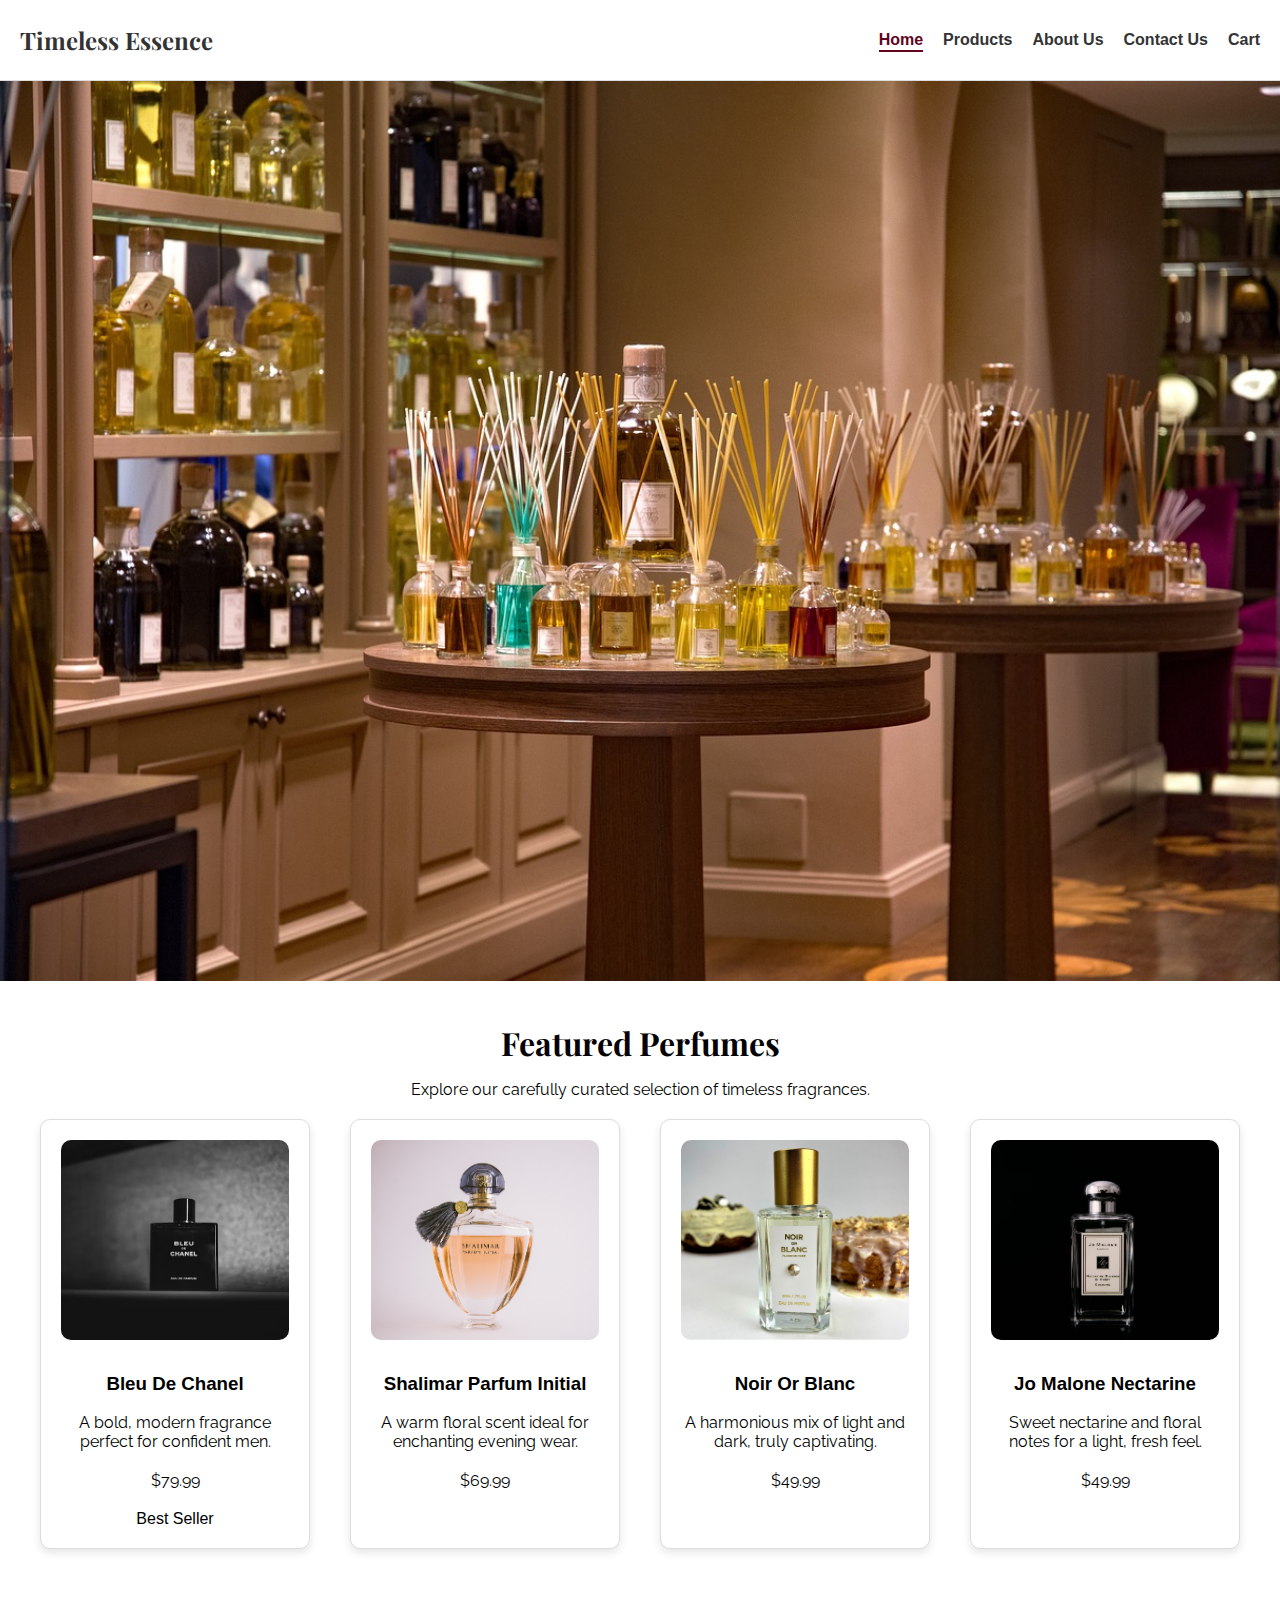
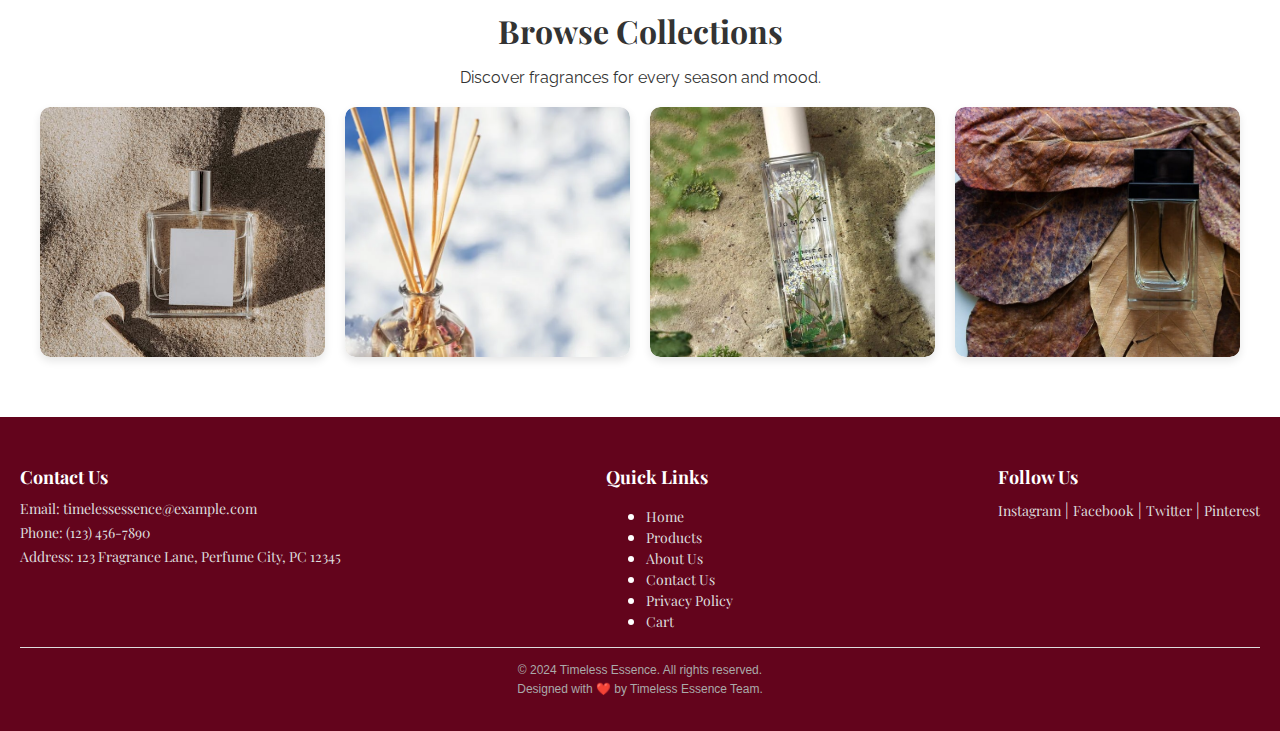
<file: index.html>
<!DOCTYPE html>
<html lang="en">
<head>
    <meta charset="UTF-8">
    <meta name="viewport" content="width=device-width, initial-scale=1.0">
    <title>Home - Timeless Essence</title>
    <link rel="stylesheet" href="styles.css">
    <link href="https://fonts.googleapis.com/css2?family=Playfair+Display:wght@400;700&display=swap" rel="stylesheet">
    <link href="https://fonts.googleapis.com/css2?family=Cormorant+Garamond:wght@400;700&display=swap" rel="stylesheet">
    <link href="https://fonts.googleapis.com/css2?family=Dancing+Script:wght@400;700&display=swap" rel="stylesheet">
    <link href="https://fonts.googleapis.com/css2?family=Raleway:wght@300;400&display=swap" rel="stylesheet">
    <link href="https://fonts.googleapis.com/css2?family=Crimson+Text:wght@400;600&display=swap" rel="stylesheet">
    <link rel="stylesheet" href="https://cdnjs.cloudflare.com/ajax/libs/font-awesome/6.0.0-beta3/css/all.min.css">

    <!-- jQuery for AJAX -->                                                    
    <script src="https://code.jquery.com/jquery-3.6.0.min.js"></script>
</head>
<body class="home-page">

    <!-- Header -->
    <header>
        <div class="logo">Timeless Essence</div>
        <nav>
            <ul>
                <li><a href="home.html" class="active">Home</a></li>
                <li><a href="products.html">Products</a></li>
                <li><a href="about.html">About Us</a></li>
                <li><a href="contact.html">Contact Us</a></li>
                <li><a href="cart.html">Cart</a></li>
            </ul>
        </nav>
    </header>

    <!-- Hero Section -->
    <section class="hero-section">
        <div class="hero-overlay fade-in">
          <h1>We Are Timeless</h1>
          <p>Uncover the essence of elegance with our curated collection of fragrances.</p>
          <button class="cta-button" onclick="window.location.href='products.html'">Shop Now</button>
        </div>
      </section>
      

    <!-- Main Content -->
    <main>
        <!-- Featured Perfumes Section -->
        <section class="products-section">
            <h1 class="dynamic-featured-heading"></h1>
            <p class="dynamic-featured-paragraph"></p>
            <div class="products-grid dynamic-products-grid"></div>
        </section>

        <!-- Collections Section -->
        <section class="collections-section">
            <h1 class="dynamic-collections-heading"></h1>
            <p class="dynamic-collections-paragraph"></p>
            <div class="collections-grid dynamic-collections-grid"></div>
        </section>
    </main>

    <!-- Footer -->
    <footer>
        <div class="footer-content">
            <!-- Contact Information -->
            <div class="footer-contact">
                <h3>Contact Us</h3>
                <p>Email: <a href="mailto:timelessessence@example.com">timelessessence@example.com</a></p>
                <p>Phone: <a href="tel:+1234567890">(123) 456-7890</a></p>
                <p>Address: 123 Fragrance Lane, Perfume City, PC 12345</p>
            </div>

            <!-- Quick Links -->
            <div class="footer-links">
                <h3>Quick Links</h3>
                <ul>
                    <li><a href="index.html">Home</a></li>
                    <li><a href="products.html">Products</a></li>
                    <li><a href="about.html">About Us</a></li>
                    <li><a href="contact.html">Contact Us</a></li>
                    <li><a href="privacy.html">Privacy Policy</a></li>
                    <li><a href="cart.html">Cart</a></li>
                </ul>
            </div>

            <!-- Social Media Links -->
            <div class="footer-social">
                <h3>Follow Us</h3>
                <a href="#" target="_blank">Instagram</a> |
                <a href="#" target="_blank">Facebook</a> |
                <a href="#" target="_blank">Twitter</a> |
                <a href="#" target="_blank">Pinterest</a>
            </div>
        </div>

        <!-- Footer Bottom -->
        <div class="footer-bottom">
            <p>&copy; 2024 Timeless Essence. All rights reserved.</p>
            <p>Designed with ❤️ by Timeless Essence Team.</p>
        </div>
    </footer>

    <!-- Script to load JSON and dynamically create the cards -->
    <script>
        $(document).ready(function(){
            $.ajax({
                url: 'home.json',  // Change this to your actual JSON file path
                dataType: 'json',
                success: function(data) {
                    // 1. FEATURED PERFUMES SECTION
                    $('.dynamic-featured-heading').text(data.featuredPerfumesSection.heading);
                    $('.dynamic-featured-paragraph').text(data.featuredPerfumesSection.paragraph);

                    // Generate product cards
                    var productsHtml = '';
                    data.featuredPerfumesSection.products.forEach(function(product) {
                        productsHtml += `
                            <div class="product-card">
                                <img src="${product.image}" alt="${product.name}">
                                <h3>${product.name}</h3>
                                <p>${product.description}</p>
                                <p class="price">${product.price}</p>
                                ${product.bestSeller ? '<span class="best-seller-badge">Best Seller</span>' : ''}
                            </div>
                        `;
                    });
                    $('.dynamic-products-grid').html(productsHtml);

                    // 2. COLLECTIONS SECTION
                    $('.dynamic-collections-heading').text(data.collectionsSection.heading);
                    $('.dynamic-collections-paragraph').text(data.collectionsSection.paragraph);

                    // Generate collection cards
                    var collectionsHtml = '';
                    data.collectionsSection.collections.forEach(function(collection) {
                        collectionsHtml += `
                            <div class="collection-card">
                                <img class="collection-card" src="${collection.image}" alt="${collection.title}">
                                <h3 class="collection-title">${collection.title}</h3>
                            </div>
                        `;
                    });
                    $('.dynamic-collections-grid').html(collectionsHtml);
                },
                error: function() {
                    console.error('Failed to load JSON data.');
                }
            });
        });
    </script>

</body>
</html>
</file>
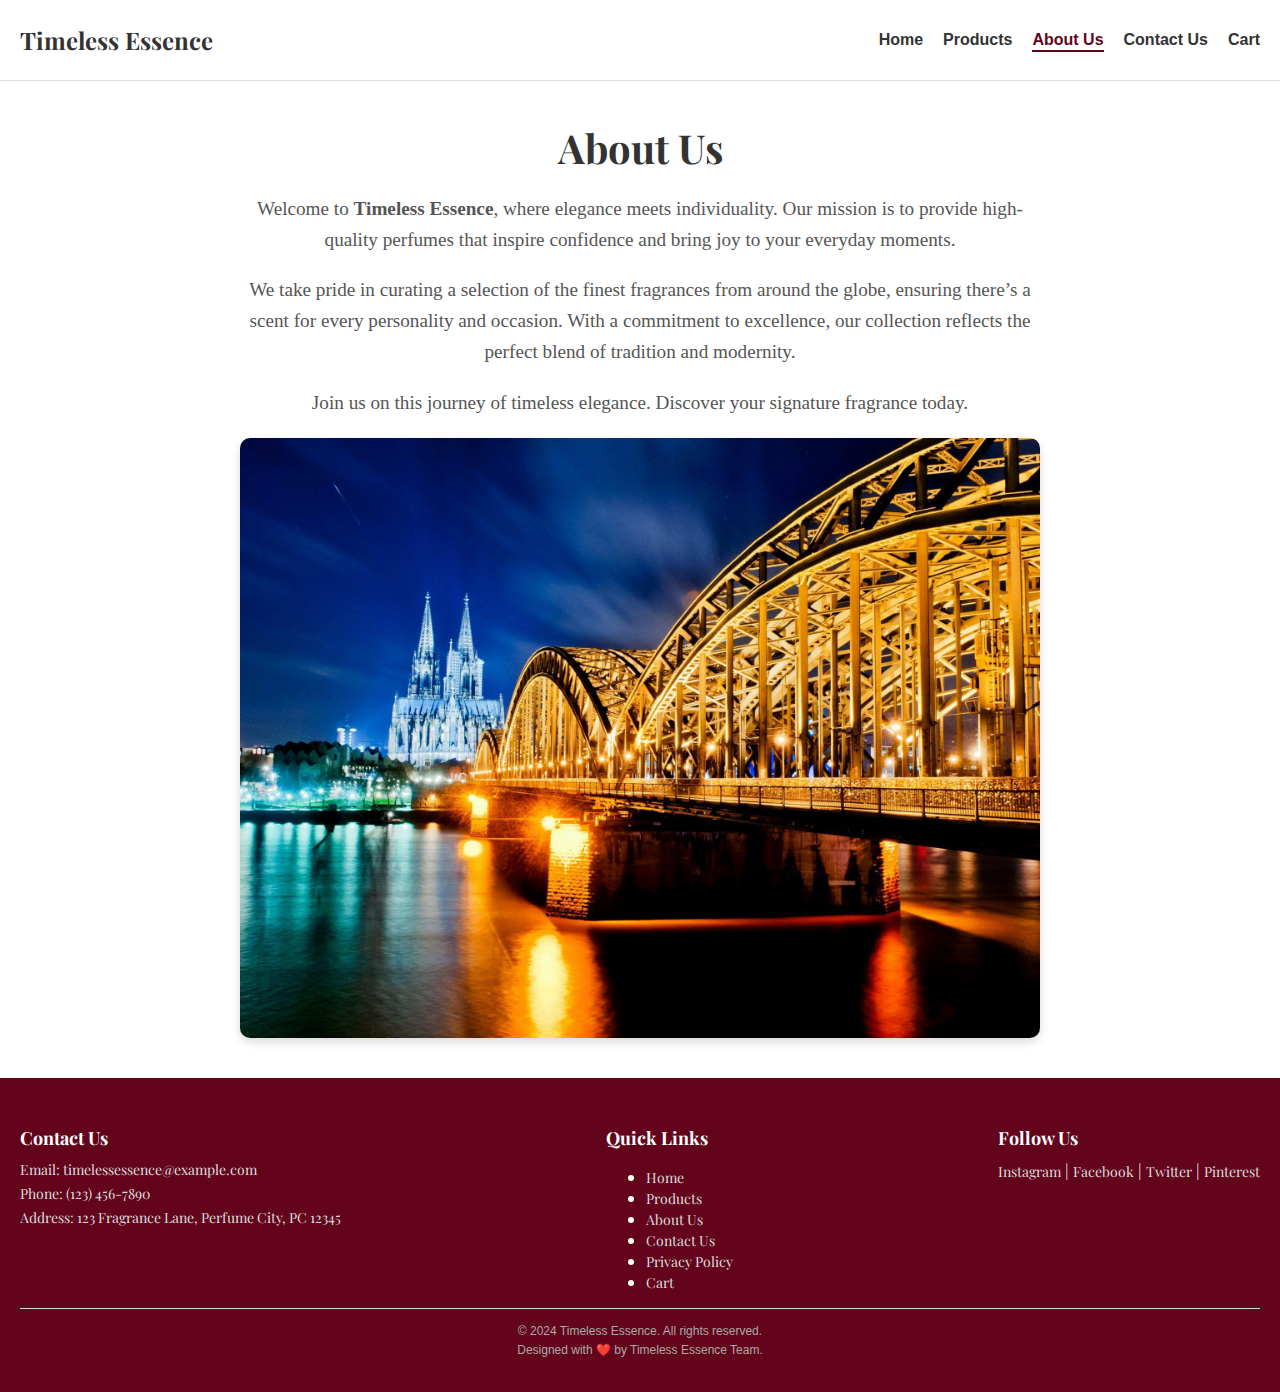
<file: about.html>
<!DOCTYPE html>
<html lang="en">
<head>
  <meta charset="UTF-8">
  <meta name="viewport" content="width=device-width, initial-scale=1.0">
  <title>About Us - Timeless Essence</title>
  <!-- External CSS -->
  <link rel="stylesheet" href="styles.css">
  <!-- Fonts -->
  <link
    href="https://fonts.googleapis.com/css2?family=Playfair+Display:wght@400;700&display=swap"
    rel="stylesheet"
  >
  <link
    href="https://fonts.googleapis.com/css2?family=Raleway:wght@300;400&display=swap"
    rel="stylesheet"
  >
  <link
    href="https://fonts.googleapis.com/css2?family=Dancing+Script:wght@400;700&display=swap"
    rel="stylesheet"
  >
</head>
<body class="about-page">

  <!-- Header (kept the same but you can refine styling in CSS) -->
  <header>
    <div class="logo">Timeless Essence</div>
    <nav>
      <ul>
        <li><a href="home.html">Home</a></li>
        <li><a href="products.html">Products</a></li>
        <li><a href="about.html" class="active">About Us</a></li>
        <li><a href="contact.html">Contact Us</a></li>
        <li><a href="cart.html">Cart</a></li>
      </ul>
    </nav>
  </header>

  <!-- Main Content with Side Image -->
  <main>
    <section class="about-section">
      <h1>About Us</h1>
      <div class="about-content">
        <!-- Text Content -->
        <div class="about-text">
          <p>
            Welcome to <strong>Timeless Essence</strong>, where elegance meets individuality. 
            Our mission is to provide high-quality perfumes that inspire confidence 
            and bring joy to your everyday moments.
          </p>
          <p>
            We take pride in curating a selection of the finest fragrances from 
            around the globe, ensuring there’s a scent for every personality and occasion. 
            With a commitment to excellence, our collection reflects the perfect 
            blend of tradition and modernity.
          </p>
          <p>
            Join us on this journey of timeless elegance. Discover your signature 
            fragrance today.
          </p>
        </div>
        <!-- Side Image -->
        <div class="about-image">
          <!-- Replace 'path/to/your-image.jpg' with your actual image path -->
          <img src="assets/backdrop.jpg" alt="Timeless Essence">
        </div>
      </div>
    </section>
  </main>

  <!-- Footer (kept the same but can be styled nicer in CSS) -->
  <footer>
    <div class="footer-content">
      <!-- Contact Information -->
      <div class="footer-contact">
        <h3>Contact Us</h3>
        <p>Email: <a href="mailto:timelessessence@example.com">timelessessence@example.com</a></p>
        <p>Phone: <a href="tel:+1234567890">(123) 456-7890</a></p>
        <p>Address: 123 Fragrance Lane, Perfume City, PC 12345</p>
      </div>

      <!-- Quick Links -->
      <div class="footer-links">
        <h3>Quick Links</h3>
        <ul>
          <li><a href="index.html">Home</a></li>
          <li><a href="products.html">Products</a></li>
          <li><a href="about.html">About Us</a></li>
          <li><a href="contact.html">Contact Us</a></li>
          <li><a href="privacy.html">Privacy Policy</a></li>
          <li><a href="cart.html">Cart</a></li>
        </ul>
      </div>

      <!-- Social Media Links -->
      <div class="footer-social">
        <h3>Follow Us</h3>
        <a href="#" target="_blank">Instagram</a> |
        <a href="#" target="_blank">Facebook</a> |
        <a href="#" target="_blank">Twitter</a> |
        <a href="#" target="_blank">Pinterest</a>
      </div>
    </div>

    <!-- Footer Bottom -->
    <div class="footer-bottom">
      <p>&copy; 2024 Timeless Essence. All rights reserved.</p>
      <p>Designed with ❤️ by Timeless Essence Team.</p>
    </div>
  </footer>

</body>
</html>
</file>
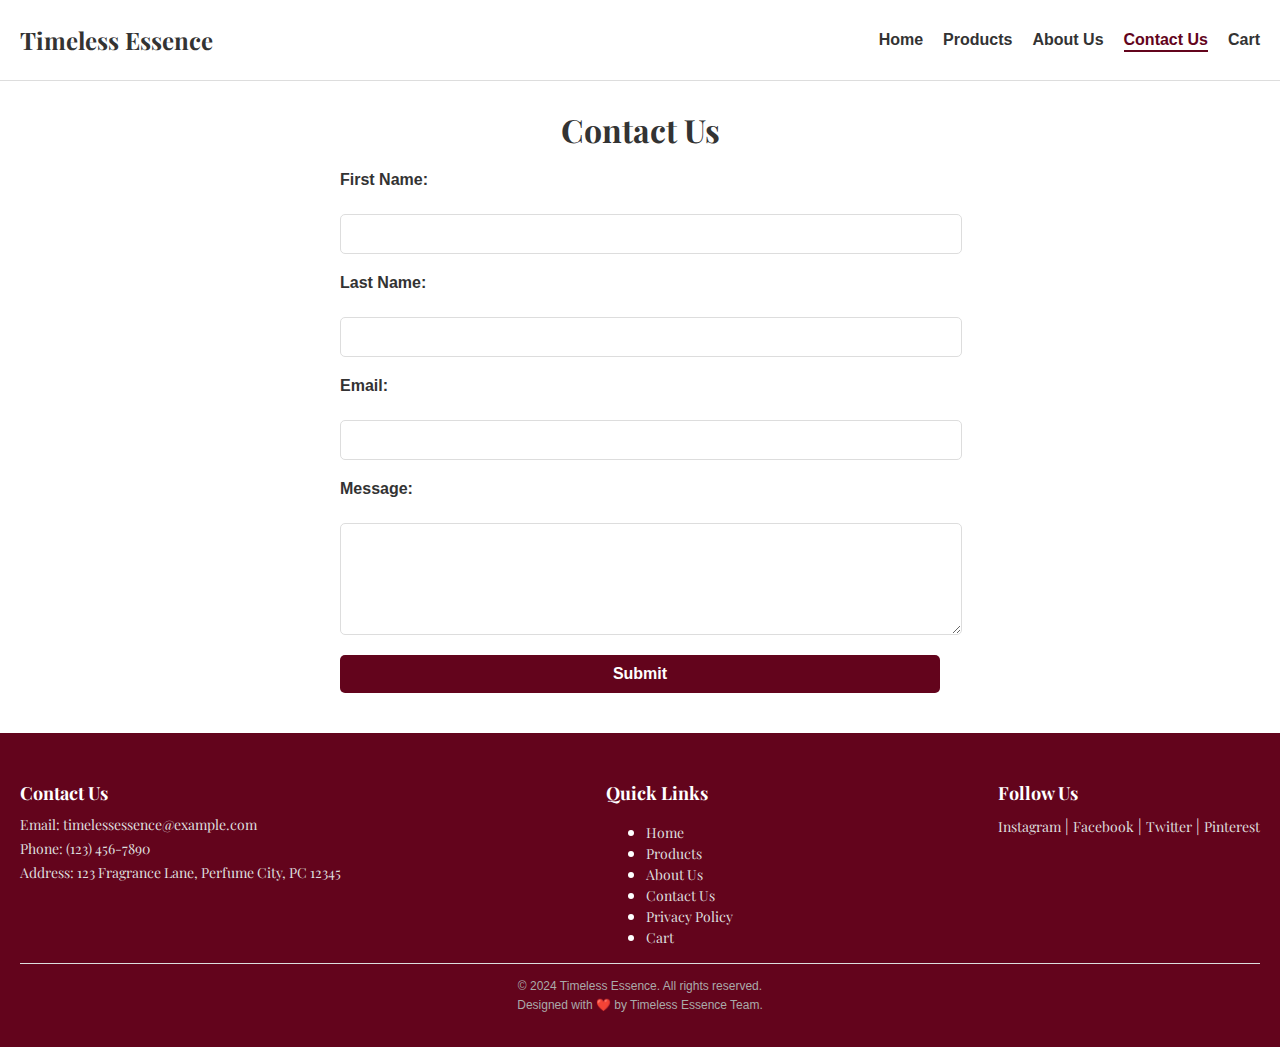
<file: contact.html>
<!DOCTYPE html>
<html lang="en">
<head>
    <meta charset="UTF-8">
    <meta name="viewport" content="width=device-width, initial-scale=1.0">
    <title>Contact Us</title>
    <link rel="stylesheet" href="styles.css">
    <script src="contact.js"></script>
    <link href="https://fonts.googleapis.com/css2?family=Playfair+Display:wght@400;700&display=swap" rel="stylesheet">
    <link href="https://fonts.googleapis.com/css2?family=Cormorant+Garamond:wght@400;700&display=swap" rel="stylesheet">
    <link href="https://fonts.googleapis.com/css2?family=Dancing+Script:wght@400;700&display=swap" rel="stylesheet">
    <link href="https://fonts.googleapis.com/css2?family=Raleway:wght@300;400&display=swap" rel="stylesheet">
    <link href="https://fonts.googleapis.com/css2?family=Crimson+Text:wght@400;600&display=swap" rel="stylesheet">
    <link rel="stylesheet" href="https://cdnjs.cloudflare.com/ajax/libs/font-awesome/6.0.0-beta3/css/all.min.css">
</head>
<body class = "contact-page">
    <!-- Header Section -->
    <header>
       
            <div class="logo">Timeless Essence</div>
            <nav>
                <ul>
                    <li><a href="home.html">Home</a></li>
                    <li><a href="products.html">Products</a></li>
                    <li><a href="about.html">About Us</a></li>
                    <li><a href="contact.html" class="active">Contact Us</a></li>
                    <li><a href="cart.html">Cart</a></li>
                </ul>
            </nav>
        
        
    </header>

    <!-- Contact Form -->
    <main>
        <section id="contact">
            <h2>Contact Us</h2>
            <form id="contact-form">
                <label for="first-name">First Name:</label>
                <input type="text" id="first-name" name="first-name" required>

                <label for="last-name">Last Name:</label>
                <input type="text" id="last-name" name="last-name" required>

                <label for="email">Email:</label>
                <input type="email" id="email" name="email" required>

                <label for="message">Message:</label>
                <textarea id="message" name="message" rows="5" required></textarea>

                <button type="submit">Submit</button>
            </form>
            <p id="confirmation-message" style="display: none; color: green;">Thank you for contacting us!</p>
        </section>
    </main>

    <!-- Footer Section -->
    <footer>
        <div class="footer-content">
            <!-- Contact Information -->
            <div class="footer-contact">
                <h3>Contact Us</h3>
                <p>Email: <a href="mailto:timelessessence@example.com">timelessessence@example.com</a></p>
                <p>Phone: <a href="tel:+1234567890">(123) 456-7890</a></p>
                <p>Address: 123 Fragrance Lane, Perfume City, PC 12345</p>
            </div>
    
            <!-- Quick Links -->
            <div class="footer-links">
                <h3>Quick Links</h3>
                <ul>
                    <li><a href="index.html">Home</a></li>
                    <li><a href="products.html">Products</a></li>
                    <li><a href="about.html">About Us</a></li>
                    <li><a href="contact.html">Contact Us</a></li>
                    <li><a href="privacy.html">Privacy Policy</a></li>
                    <li><a href="cart.html">Cart</a></li>

                </ul>
            </div>
    
            <!-- Social Media Links -->
            <div class="footer-social">
                <h3>Follow Us</h3>
                <a href="#" target="_blank">Instagram</a> |
                <a href="#" target="_blank">Facebook</a> |
                <a href="#" target="_blank">Twitter</a> |
                <a href="#" target="_blank">Pinterest</a>
            </div>
        </div>
    
        <!-- Footer Bottom -->
        <div class="footer-bottom">
            <p>&copy; 2024 Timeless Essence. All rights reserved.</p>
            <p>Designed with ❤️ by Timeless Essence Team.</p>
        </div>
    </footer>

    <script src="contact.js"></script>
</body>
</html>
</file>
<file: styles.css>
body {
    margin: 0;
    padding: 0;
    font-family: Arial, sans-serif;
    color: #333;
}

.product-page {
    background-size: cover;
    background-repeat: no-repeat;
    background-attachment: fixed;
    background-position: center center;
    background-color: white; 
}

/* Header */
header {
    display: flex;
    justify-content: space-between;
    align-items: center;
    padding: 10px 20px;
    background-color: #fff;
    border-bottom: 1px solid #ddd;
}

.logo {
    font-size: 1.5rem;
    font-weight: bold;
    font-family: 'Playfair Display', serif;
}

header nav ul {
    display: flex;
    gap: 20px;
    list-style: none;
    margin: 0;
    padding: 0;
}
/* Navbar Active Link */
nav ul li a.active {
    color:#63041c; /* Highlight color for the active link */
    font-weight: bold; /* Make the active link stand out */
    border-bottom: 2px solid #63041c; /* Optional: Add a bottom border */
    padding-bottom: 2px;
}


header nav ul li a {
    text-decoration: none;
    color: #333;
    font-weight: bold;
}

header nav ul li a:hover {
    color:#63041c;
}

/* Products Section */
.products-section {
    text-align: center;
    margin: 40px 20px;
    color: black;
}

.products-section h1 {
    font-size: 2rem;
    margin-bottom: 10px;
   font-family: Playfair Display, serif;
} 

.products-section p {
    font-size: 1rem;
    margin-bottom: 20px;
    font-family: Raleway, sans-serif;
}

.products-grid {
    display: grid;
    grid-template-columns: repeat(auto-fill, minmax(250px, 1fr));
    gap: 40px;
    max-width: 1200px;
    margin: 0 auto;
}

/* Product Card */
.product-card {
    background-color: #fff;
    border: 1px solid #ddd;
    border-radius: 10px;
    box-shadow: 0 4px 8px rgba(0, 0, 0, 0.1);
    padding: 20px;
    text-align: center;
    transition: transform 0.3s ease, box-shadow 0.3s ease;
}
.product-card:hover {
    transform: scale(1.05); /* Enlarges the entire card slightly on hover */
    box-shadow: 0 10px 20px rgba(0, 0, 0, 0.2); /* Adds a shadow on hover */
}

.product-card img {
    width: 100%; /* Ensures the image spans the full width of its container */
    height: 200px; /* Set a consistent height */
    object-fit: cover; /* Ensures the image is cropped proportionally to fit within the defined size */
    border-radius: 10px; /* Optional: Adds rounded corners */
    margin-bottom: 10px;
    transition: transform 0.3s ease, box-shadow 0.3s ease; /* Adds hover effects */
}



    
   
    


.product-name {
    font-size: 18px;
    font-weight: bold;
    color:black;
    margin-bottom: 5px;
    font-family: Crimson text, sans-serif;
  
}


.product-description {
    font-size: 14px;
    color: black;
    margin-bottom: 10px;
    font-family: Crimson text, sans-serif;
}

.shop-now {
    background-color: #63041c; /* Theme color */
    color: white;
    border: none; /* No border for simplicity */
    padding: 10px 20px; /* Balanced size */
    font-size: 14px;
    font-weight: bold;
    cursor: pointer;
    border-radius: 3px; /* Slightly rounded corners */
    display: inline-flex; /* Aligns text and icon */
    align-items: center; /* Center-aligns icon and text */
    gap: 8px; /* Adds space between icon and text */
    transition: background-color 0.3s ease;
}

.shop-now:hover {
    background-color: #cc0033;}

.shop-now i {
    font-size: 16px; /* Adjust icon size */
}


/* Highlight Best Seller with a Flashy Effect */


/* Flashy Animation */
@keyframes flashy-border {
    0% {
        border-color: #ffcc00;
        box-shadow: 0 0 15px rgba(255, 204, 0, 0.6);
    }
    50% {
        border-color: #63041c;
        box-shadow: 0 0 25px rgba(255, 153, 0, 0.8);
    }
    100% {
        border-color: #ff6600;
        box-shadow: 0 0 30px rgba(255, 102, 0, 1);
    }
}
.best-seller-text {
    font-size: 14px;
    font-weight: bold;
    color: #63041c;
    text-align: center;
    margin-top: 10px;
    animation: flashy-text 1.5s infinite alternate ease-in-out;
}

/* Flashy Text Animation */
@keyframes flashy-text {
    0% {
        color: #ffcc00;
        text-shadow: 0 0 10px rgba(255, 204, 0, 0.6);
    }
    50% {
        color: #63041c;
        text-shadow: 0 0 15px rgba(255, 153, 0, 0.8);
    }
    100% {
        color: #ff6600;
        text-shadow: 0 0 20px rgba(255, 102, 0, 1);
    }
}
/* Footer */
/* Footer */
footer {
    background-color: #63041c;
    color: white;
    padding: 30px 20px;
    margin-top: 40px;
    text-align: left;
    display: flex;
    flex-direction: column; /* Arranges content vertically */
    justify-content: space-between; /* Distributes content evenly */
}

/* Footer Content */
.footer-content {
    display: flex;
    justify-content: space-between;
    align-items: flex-start;
    flex-wrap: wrap;
    text-align: left;
    gap: 20px;
    font-family: Playfair Display, serif;
}

.footer-content h3 {
    margin-bottom: 10px;
    font-size: 18px;
    color: white;
}

.footer-content p,
.footer-content a {
    font-size: 14px;
    margin: 5px 0;
    color: #ddd;
    text-decoration: none;
}

.footer-content a:hover {
    color: #fff;
}

/* Footer Bottom Section */
.footer-bottom {
    text-align: center;
    border-top: 1px solid #ddd;
    padding-top: 10px;
    font-size: 12px;
    color: #aaa;
}

.footer-bottom p {
    margin: 5px 0;
}

 
/* Hero Section */
/* Hero Section */
.hero-section {
    position: relative;
    background-image: url('assets/bckgrnd.jpg'); /* Replace with your hero image path */
    background-size: cover;
    background-position: center;
    height: 100vh; /* Full viewport height */
    display: flex;
    align-items: center;
    justify-content: center;
}

.hero-overlay {
    background: rgba(0, 0, 0, 0.5); /* Dark overlay for better text visibility */
    color: white;
    text-align: center;
    padding: 20px;
    border-radius: 10px;
}

.hero-overlay h1 {
    font-size: 4rem;
    font-family: Playfair Display, serif;
    margin-bottom: 10px;
}

.hero-overlay p {
    font-size: 1.5rem;
    font-family: Raleway, sans-serif;
    margin-bottom: 20px;
}

.cta-button {
    background-color: #63041c;
    color: white;
    border: none;
    padding: 10px 20px;
    font-size: 16px;
    border-radius: 5px;
    cursor: pointer;
    transition: background-color 0.3s;
}

.cta-button:hover {
    background-color: #cc0033;
}
/* Collections Section */
.collections-section {
    text-align: center;
    margin: 60px 20px;
}

.collections-section h1 {
    font-size: 2rem;
    margin-bottom: 10px;
    font-family: Playfair Display, serif;
}

.collections-section p {
    font-size: 1rem;
    margin-bottom: 20px;
    font-family: Raleway, sans-serif;
}

.collections-grid {
    display: grid;
    grid-template-columns: repeat(auto-fit, minmax(250px, 1fr));
    gap: 20px;
    max-width: 1200px;
    margin: 0 auto;
}

.collection-card {
    position: relative;
    border-radius: 10px;
    overflow: hidden;
    height: 250px;
    box-shadow: 0 4px 8px rgba(0, 0, 0, 0.1);
    transition: transform 0.3s ease, box-shadow 0.3s ease;
}

.collection-card img {
    width: 100%;
    height: 100%;
    object-fit: cover;
}

.collection-card:hover {
    transform: scale(1.05);
    box-shadow: 0 10px 20px rgba(0, 0, 0, 0.2);
}
        /* make text visible  */
.collection-title {
    position: absolute;
    top: 50%;
    left: 50%;
    transform: translate(-50%, -50%);
    color: black;
    font-size: 1.5rem;
    font-family: Playfair Display, serif;
    opacity: 0;
    transition: opacity 0.3s ease, transform 0.3s ease;
}

.collection-card:hover + .collection-title {
        opacity: 1;
        transform: translateY(0);
}

.collection-overlay {
    position: absolute;
    top: 0;
    left: 0;
    width: 100%;
    height: 100%;
    background: rgba(0, 0, 0, 0.5);
    display: flex;
    align-items: center;
    justify-content: center;
    color: white;
    font-size: 1.5rem;
    font-family: Playfair Display, serif;
    opacity: 0;
    transition: opacity 0.3s ease;
}

.collection-card:hover .collection-overlay {
    opacity: 1;
}
.about-section {
    text-align: center;
    margin: 40px auto;
    max-width: 800px;
    font-family: Cormorant Garamond, serif;
}

.about-section h1 {
    font-size: 2.5rem;
    margin-bottom: 20px;
    font-family: Playfair Display, serif;
}

.about-section p {
    font-size: 1.2rem;
    line-height: 1.6;
    color: #555;
    margin-bottom: 20px;
    
}
nav ul li a.active {
    color: #63041c;
    font-weight: bold;
    border-bottom: 2px solid #63041c;
    padding-bottom: 2px;
}

/* General Styles */
body {
    width: 100%;
    margin: 0;
    padding: 0;
    color: #333;
    
}

.contact-page {
    background-color: white;
    min-height: 100vh;
    display: flex;
    flex-direction: column;
}

/* Header */
header {
    display: flex;
    justify-content: space-between;
    align-items: center;
    padding: 10px 20px;
    background-color: #fff;
    border-bottom: 1px solid #ddd;
}


header nav ul {
    display: flex;
    gap: 20px;
    list-style: none;
    margin: 0;
    padding: 0;
}

header nav ul li a {
    text-decoration: none;
    color: #333;
    font-weight: bold;
    transition: color 0.3s ease;
}

header nav ul li a.active {
    color:#63041c; /* Highlight active link */
    font-weight: bold;
    border-bottom: 2px solid #63041c;
    padding-bottom: 2px;
}

header nav ul li a:hover {
    color: #63041c;
}

/* Main Content */
main {
    flex: 1;
   
}

#contact h2 {
    font-size: 2rem;
    margin-bottom: 20px;
    font-family: Playfair Display, serif;
    text-align: center;
}

#contact-form {
    max-width: 600px;
    margin: 0 auto;
    display: flex;
    flex-direction: column;
    gap: 20px;
}

#contact-form label {
    font-size: 1rem;
    font-weight: bold;
    margin-bottom: 5px;
}

#contact-form input,
#contact-form textarea {
    width: 100%;
    padding: 10px;
    font-size: 1rem;
    border: 1px solid #ddd;
    border-radius: 5px;
    transition: border-color 0.3s ease, box-shadow 0.3s ease;
}

#contact-form input:focus,
#contact-form textarea:focus {
    border-color: #63041c;
    box-shadow: 0 0 5px rgba(255, 51, 102, 0.5);
}

#contact-form button {
    background-color: #63041c;
    color: white;
    border: none;
    padding: 10px 20px;
    font-size: 1rem;
    font-weight: bold;
    cursor: pointer;
    border-radius: 5px;
    transition: background-color 0.3s ease;
}

#contact-form button:hover {
    background-color: #cc0033;
}

#confirmation-message {
    text-align: center;
    font-size: 1rem;
    margin-top: 20px;
}

/* Footer */
/* Header */
header {
    display: flex;
    justify-content: space-between;
    align-items: center;
    padding: 10px 20px; /* Ensures consistent padding */
    background-color: #fff;
    border-bottom: 1px solid #ddd;
    height: 60px; /* Set a consistent height for the header */
}


header nav ul {
    display: flex;
    gap: 20px;
    list-style: none;
    margin: 0;
    padding: 0;
}

header nav ul li a {
    text-decoration: none;
    color: #333;
    font-weight: bold;
    line-height: 1; /* Align links with the header height */
    padding: 10px 0; /* Add consistent vertical padding */
    transition: color 0.3s ease;
}

header nav ul li a.active {
    color: #63041c;
    font-weight: bold;
    border-bottom: 2px solid #63041c;
    padding-bottom: 2px;
}

header nav ul li a:hover {
    color: #63041c;
}
/* General Styles for Cart Page */
/* Cart Page Styles */
.cart-page {
    background-color: #f9f9f9;
}

.cart-container {
    max-width: 1200px;
    margin: 40px auto;
    padding: 20px;
    background: white;
    border-radius: 10px;
    box-shadow: 0 4px 8px rgba(0, 0, 0, 0.1);
}

.cart-container h1 {
    font-size: 2rem;
    margin-bottom: 20px;
    text-align: center;
    font-family: 'Playfair Display', serif;
}

.cart-items {
    display: flex;
    flex-direction: column;
    gap: 20px;
    margin-bottom: 30px;
}

.cart-item {
    display: flex;
    align-items: center;
    gap: 20px;
    border-bottom: 1px solid #ddd;
    padding-bottom: 10px;
}

.cart-item img {
    width: 100px;
    height: 100px;
    object-fit: cover;
    border-radius: 10px;
}

.cart-details {
    flex: 1;
}

.cart-details h3 {
    font-size: 1.2rem;
    margin-bottom: 5px;
    font-family: 'Raleway', sans-serif;
}

.cart-details p {
    margin-bottom: 10px;
    font-size: 1rem;
    font-weight: bold;
    color: #333;
}

.cart-details label {
    font-size: 0.9rem;
    color: #555;
}

.cart-details input[type="number"] {
    width: 60px;
    padding: 5px;
    font-size: 1rem;
    border: 1px solid #ddd;
    border-radius: 5px;
}

.cart-summary {
    text-align: center;
    margin-top: 20px;
    padding: 20px;
    background: #f8f8f8;
    border-radius: 10px;
}

.cart-summary h2 {
    font-size: 1.5rem;
    margin-bottom: 15px;
}

.cart-summary p {
    font-size: 1rem;
    margin-bottom: 10px;
}

.cart-summary strong {
    font-size: 1.2rem;
    color: #333;
}

.checkout-btn {
    background-color: #63041c;
    color: white;
    border: none;
    padding: 10px 20px;
    font-size: 16px;
    border-radius: 5px;
    cursor: pointer;
    transition: background-color 0.3s;
}

.checkout-btn:hover {
    background-color: #cc0033;
}
.about-image {
    flex: 1;
    display: flex;
    justify-content: center;
    align-items: center;
  }
  
  .about-image img {
    max-width: 100%;
    height: auto;
    border-radius: 10px; /* Soft rounded corners */
    box-shadow: 0 4px 10px rgba(0, 0, 0, 0.15); /* Subtle drop shadow */
    transition: transform 0.3s ease; /* Smooth hover transition */
  }
  
  /* Optional hover effect */
  .about-image img:hover {
    transform: scale(1.03);
  }
  /* Example fade-in animation (add to styles.css or a <style> block) */
.fade-in {
    opacity: 0;              /* Start invisible */
    animation: fadeIn 1.5s forwards ease-in-out; /* 1.5s duration, then stay visible */
  }
  
  @keyframes fadeIn {
    0% {
      opacity: 0;
      transform: translateY(20px); /* optional: small slide from below */
    }
    100% {
      opacity: 1;
      transform: translateY(0);
    }
  }
</file>
